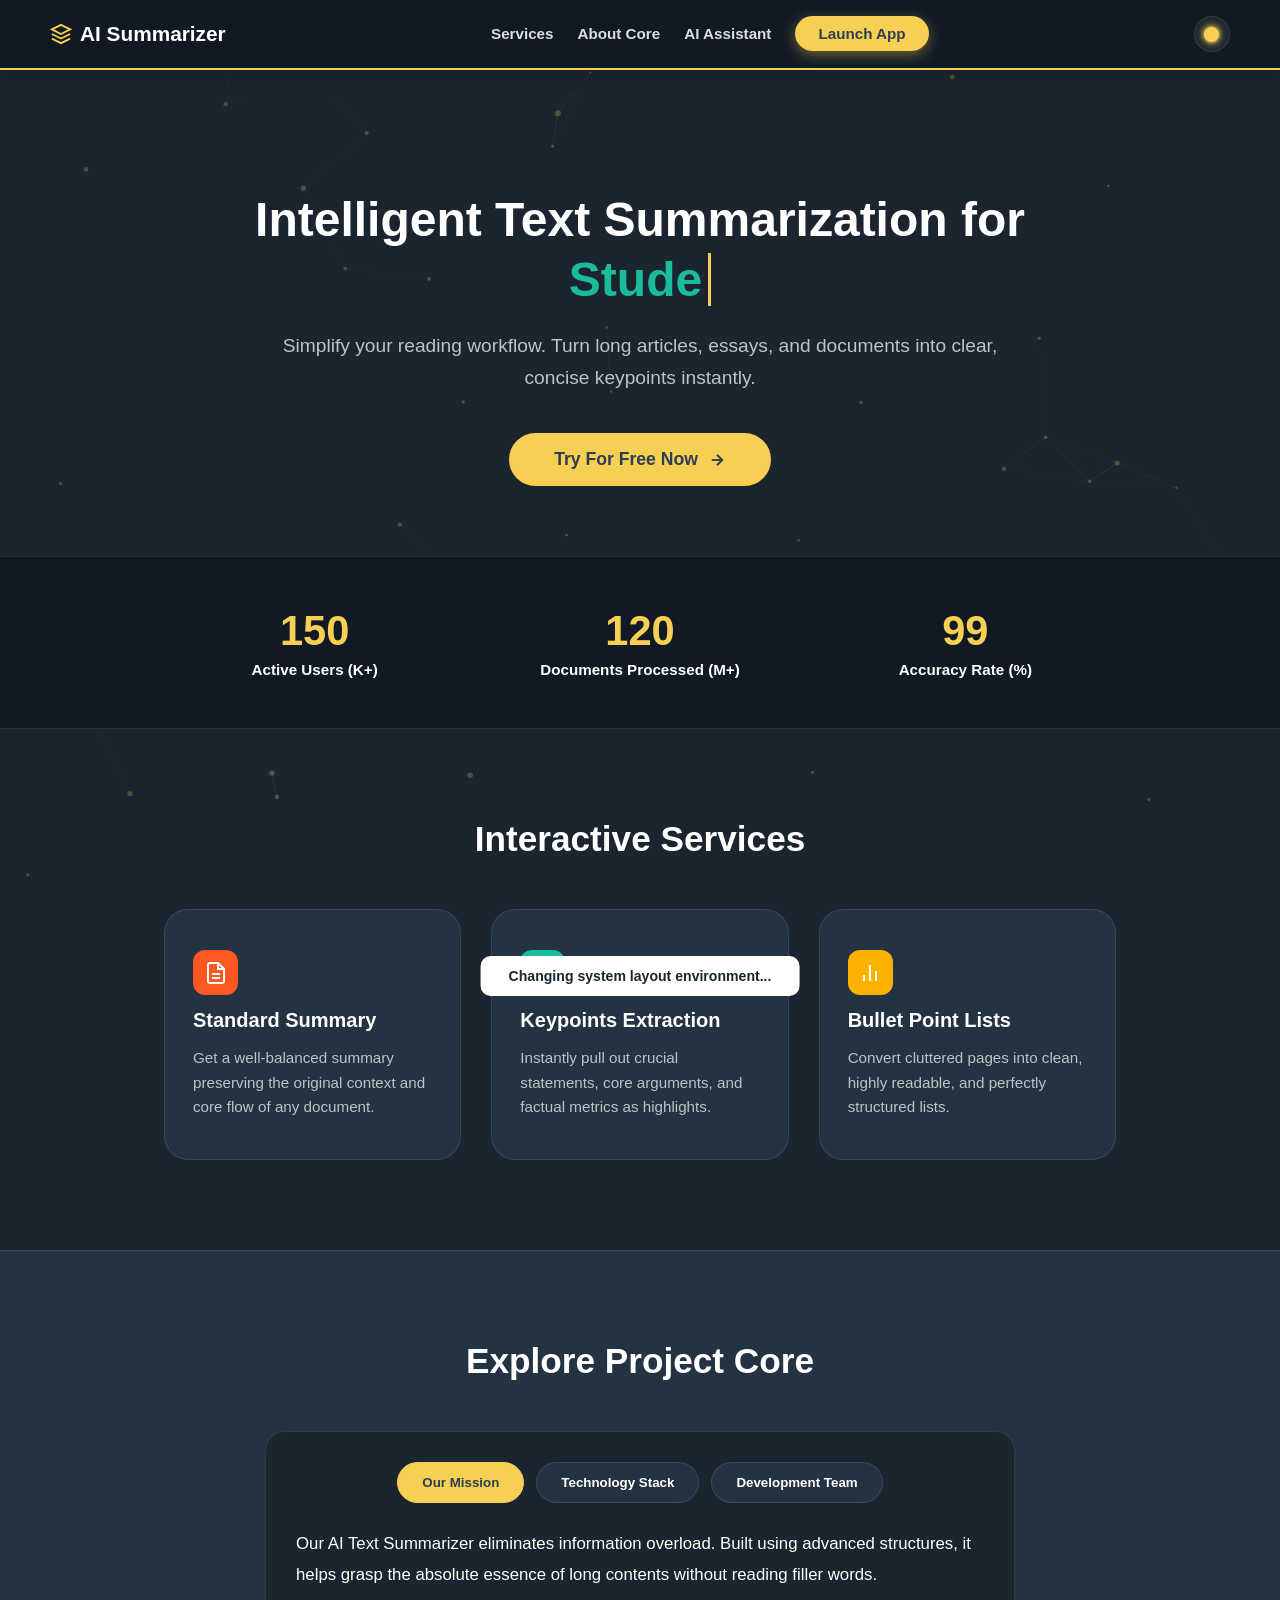
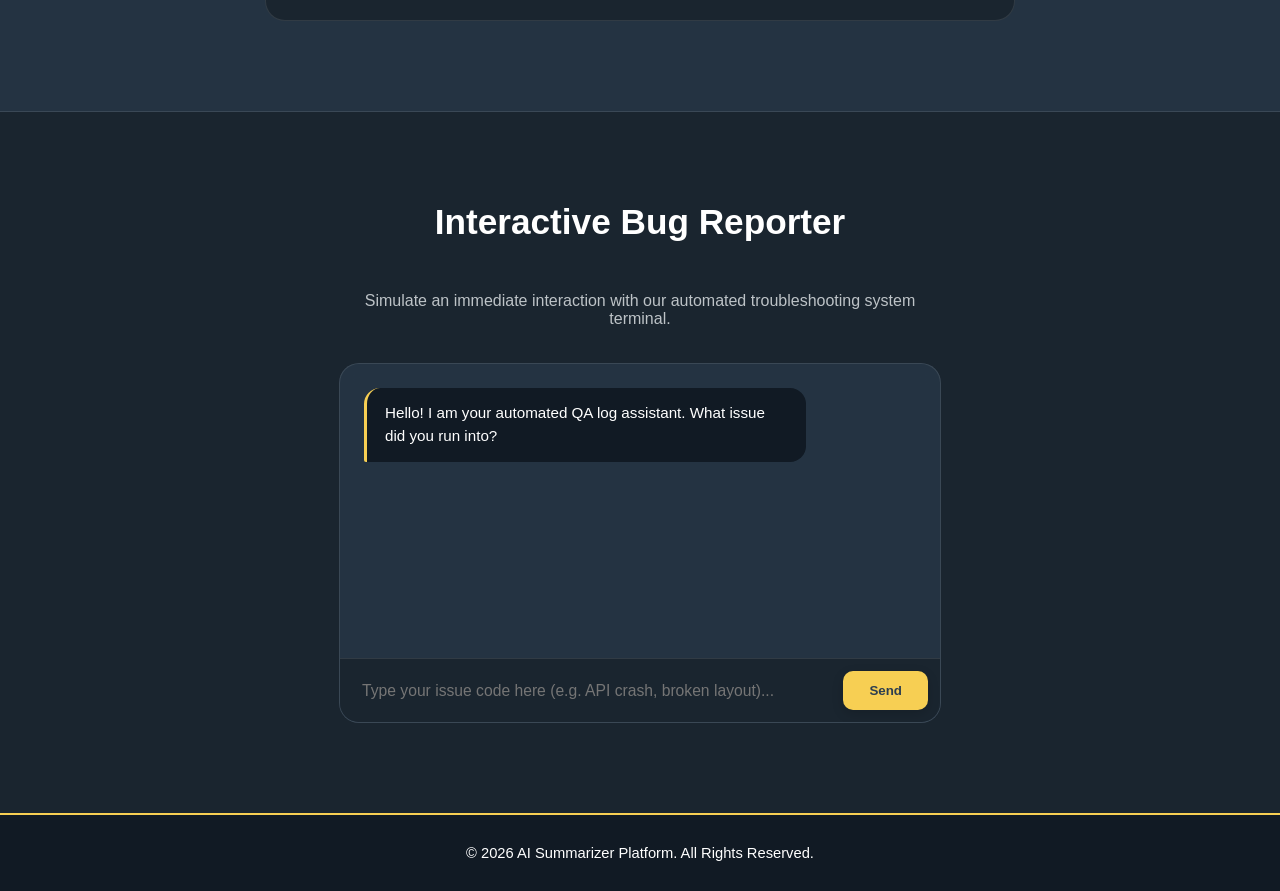
<file: index.html>
<!DOCTYPE html>
<html lang="en" dir="ltr">

<head>
    <meta charset="UTF-8">
    <meta name="viewport" content="width=device-width, initial-scale=1.0">
    <title>AI Summarizer</title>
    <link rel="icon" type="image/svg+xml" href="data:image/svg+xml,%3Csvg xmlns='http://www.w3.org/2000/svg' viewBox='0 0 24 24' fill='none' stroke='%23F7CF53' stroke-width='2' stroke-linejoin='round'%3E%3Cpath d='M12 2L2 7l10 5 10-5-10-5zM2 17l10 5 10-5M2 12l10 5 10-5'/%3E%3C/svg%3E">
    <link rel="stylesheet" href="style.css">
</head>

<body class="dark-theme">

    <!-- Canvas layer for background neural net particles -->
    <canvas id="particleCanvas"></canvas>

    <!-- Navbar Header Section -->
    <nav class="navbar">
        <div class="nav-container">
            <div class="logo-wrapper">
                <svg class="logo-icon-svg" viewBox="0 0 24 24" fill="none" stroke="currentColor" stroke-width="2">
                    <path d="M12 2L2 7l10 5 10-5-10-5zM2 17l10 5 10-5M2 12l10 5 10-5" />
                </svg>
                <span class="logo-text">AI Summarizer</span>
            </div>

            <!-- Added Responsive Menu Wrapper -->
            <div class="nav-menu-wrapper" id="navMenu">
                <ul class="nav-links-list">
                    <li><a href="#services" class="menu-link">Services</a></li>
                    <li><a href="#about" class="menu-link">About Core</a></li>
                    <li><a href="#assistant-terminal" class="menu-link chat-trigger-link">AI Assistant</a></li>
                    <li><a href="bot.html" class="menu-link main-robot-btn">Launch App</a></li>
                </ul>
            </div>

            <div class="nav-right">
                <button id="theme-toggle-btn" class="nav-theme-circle-btn" aria-label="Toggle Theme">
                    <span class="theme-btn-icon"></span>
                </button>
                <!-- Hamburger Icon for Mobile Layout -->
                <button class="hamburger-toggle" id="hamburgerBtn" aria-label="Toggle Menu">
                    <span class="hamburger-bar"></span>
                    <span class="hamburger-bar"></span>
                    <span class="hamburger-bar"></span>
                </button>
            </div>
        </div>
    </nav>

    <!-- Hero Section -->
    <header class="hero-section">
        <div class="container">
            <h1 class="hero-title">Intelligent Text Summarization for <br><span id="dynamic-text"
                    class="typed-text"></span></h1>
            <p class="hero-subtitle">Simplify your reading workflow. Turn long articles, essays, and documents into
                clear, concise keypoints instantly.</p>
            <div class="cta-wrapper">
                <button class="primary-btn" id="cta-btn">
                    <span>Try For Free Now</span>
                    <svg class="btn-arrow-svg" viewBox="0 0 24 24" fill="none" stroke="currentColor" stroke-width="2.5">
                        <line x1="5" y1="12" x2="19" y2="12"></line>
                        <polyline points="12 5 19 12 12 19"></polyline>
                    </svg>
                </button>
            </div>
        </div>
    </header>

    <!-- Counter Section -->
    <section class="counter-section">
        <div class="container stats-grid">
            <div class="stat-card">
                <h3 class="stat-number" data-target="150">0</h3>
                <p class="stat-label">Active Users (K+)</p>
            </div>
            <div class="stat-card">
                <h3 class="stat-number" data-target="120">0</h3>
                <p class="stat-label">Documents Processed (M+)</p>
            </div>
            <div class="stat-card">
                <h3 class="stat-number" data-target="99">0</h3>
                <p class="stat-label">Accuracy Rate (%)</p>
            </div>
        </div>
    </section>

    <!-- Services Section -->
    <section id="services" class="services-section">
        <div class="container">
            <h2 class="section-title">Interactive Services</h2>
            <div class="services-grid">
                <div class="service-card reveal-node js-tilt-card">
                    <div class="service-icon-wrapper icon-orange-bg">
                        <svg class="service-svg" viewBox="0 0 24 24" fill="none" stroke="currentColor" stroke-width="2">
                            <path d="M14 2H6a2 2 0 0 0-2 2v16a2 2 0 0 0 2 2h12a2 2 0 0 0 2-2V8z"></path>
                            <polyline points="14 2 14 8 20 8"></polyline>
                            <line x1="16" y1="13" x2="8" y2="13"></line>
                            <line x1="16" y1="17" x2="8" y2="17"></line>
                        </svg>
                    </div>
                    <h4>Standard Summary</h4>
                    <p>Get a well-balanced summary preserving the original context and core flow of any document.</p>
                </div>
                <div class="service-card reveal-node js-tilt-card">
                    <div class="service-icon-wrapper icon-teal-bg">
                        <svg class="service-svg" viewBox="0 0 24 24" fill="none" stroke="currentColor" stroke-width="2">
                            <circle cx="12" cy="12" r="10"></circle>
                            <circle cx="12" cy="12" r="6"></circle>
                            <circle cx="12" cy="12" r="1"></circle>
                        </svg>
                    </div>
                    <h4>Keypoints Extraction</h4>
                    <p>Instantly pull out crucial statements, core arguments, and factual metrics as highlights.</p>
                </div>
                <div class="service-card reveal-node js-tilt-card">
                    <div class="service-icon-wrapper icon-gold-bg">
                        <svg class="service-svg" viewBox="0 0 24 24" fill="none" stroke="currentColor" stroke-width="2">
                            <line x1="18" y1="20" x2="18" y2="10"></line>
                            <line x1="12" y1="20" x2="12" y2="4"></line>
                            <line x1="6" y1="20" x2="6" y2="14"></line>
                        </svg>
                    </div>
                    <h4>Bullet Point Lists</h4>
                    <p>Convert cluttered pages into clean, highly readable, and perfectly structured lists.</p>
                </div>
            </div>
        </div>
    </section>

    <!-- About Section with Tabs -->
    <section id="about" class="about-section">
        <div class="container">
            <h2 class="section-title">Explore Project Core</h2>
            <div class="interactive-about-tabs reveal-node">
                <div class="tab-buttons">
                    <button class="tab-btn active" data-tab="mission">Our Mission</button>
                    <button class="tab-btn" data-tab="tech">Technology Stack</button>
                    <button class="tab-btn" data-tab="team">Development Team</button>
                </div>
                <div class="tab-content-panel active" id="mission">
                    <p>Our AI Text Summarizer eliminates information overload. Built using advanced structures, it helps
                        grasp the absolute essence of long contents without reading filler words.</p>
                </div>
                <div class="tab-content-panel" id="tech">
                    <p>Engineered using pure reactive JavaScript DOM rendering models, hardware-accelerated Canvas
                        matrices, semantic HTML5 layouts, and modern asynchronous API architectures.</p>
                </div>
                <div class="tab-content-panel" id="team">
                    <p>
                        <strong>Elham:</strong> UI/UX Premium Design, Color Palette & Styling Concept |
                        <strong>Satara:</strong> Git Management & Chat UI Architecture |
                        <strong>Samira & Samaneh:</strong> Core JavaScript Engine & DOM Mechanics |
                        <strong>Mina:</strong> Asynchronous Core API Integration & QA Bug Fixing
                    </p>
                </div>
            </div>
        </div>
    </section>

    <!-- Conversational Assistant Terminal -->
    <section id="assistant-terminal" class="report-section">
        <div class="container report-box reveal-node">
            <h2 class="section-title">Interactive Bug Reporter</h2>
            <p class="report-sub">Simulate an immediate interaction with our automated troubleshooting system terminal.
            </p>

            <div class="interactive-assistant-card">
                <div class="assistant-chat-window" id="chat-window">
                    <div class="chat-bubble assistant-bubble">Hello! I am your automated QA log assistant. What issue
                        did you run into?</div>
                </div>
                <div class="assistant-input-area">
                    <input type="text" id="assistant-input"
                        placeholder="Type your issue code here (e.g. API crash, broken layout)...">
                    <button id="assistant-send-btn">Send</button>
                </div>
            </div>
        </div>
    </section>

    <!-- Footer -->
    <!-- Footer -->
    <footer class="team-footer">
        <div class="container">
            <p>&copy; 2026 AI Summarizer Platform. All Rights Reserved.</p>
        </div>
    </footer>
    </footer>

    <div id="theme-toast" class="toast">Changing system layout environment...</div>

    <script src="script.js"></script>
</body>

</html>
</file>
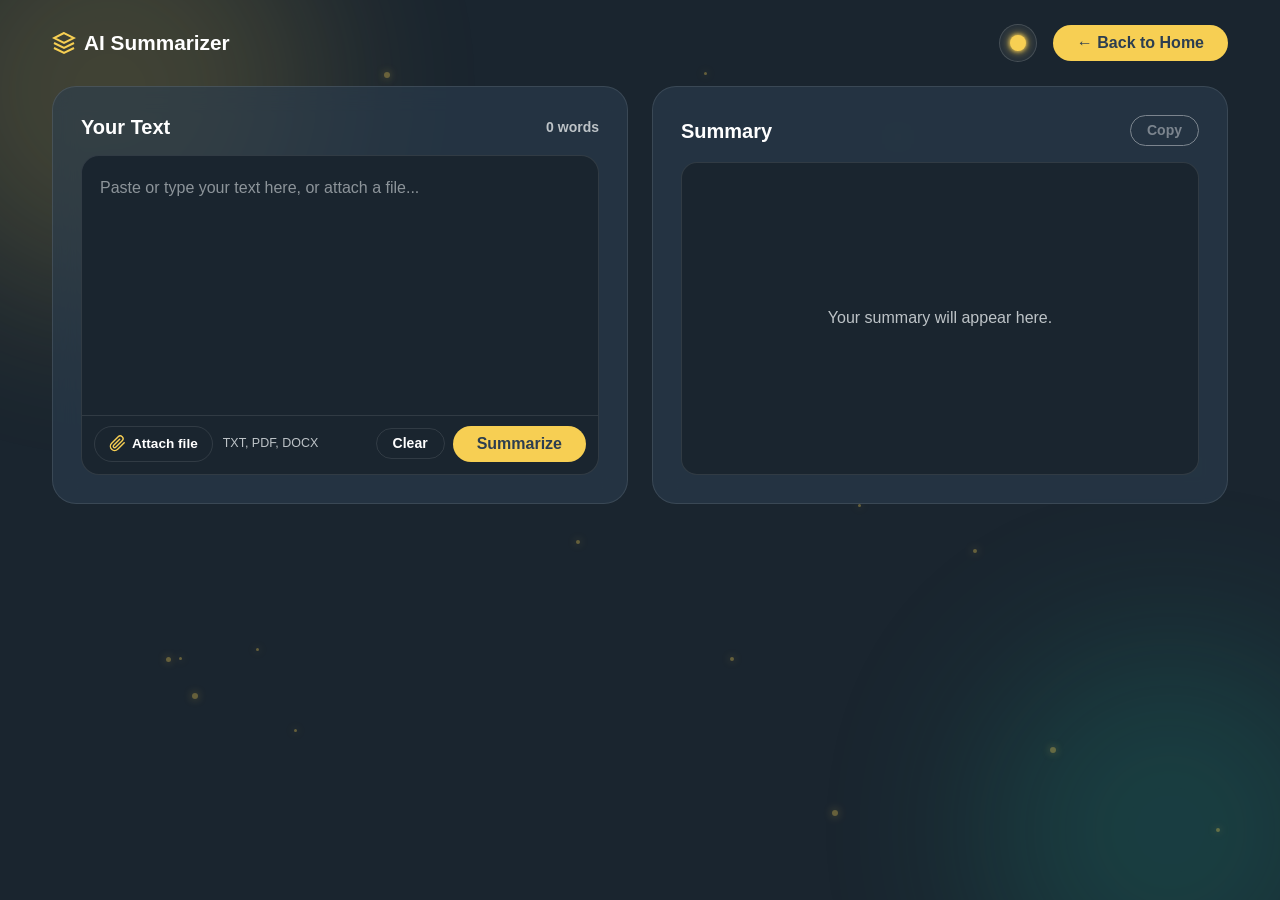
<file: bot.html>
<!doctype html>
<html lang="en" dir="ltr">
  <head>
    <meta charset="UTF-8" />
    <meta name="viewport" content="width=device-width, initial-scale=1.0" />
    <title>AI Summarizer</title>
    <link
      href="https://cdn.jsdelivr.net/npm/bootstrap@5.3.8/dist/css/bootstrap.min.css"
      rel="stylesheet"
      integrity="sha384-sRIl4kxILFvY47J16cr9ZwB07vP4J8+LH7qKQnuqkuIAvNWLzeN8tE5YBujZqJLB"
      crossorigin="anonymous"
    />
    <link rel="stylesheet" href="bot.css" />
  </head>

  <body>
    <!-- Animated -->
    <div class="bg-layer" aria-hidden="true">
      <span class="bg-glow glow-1"></span>
      <span class="bg-glow glow-2"></span>
      <span
        class="bg-dot"
        style="left: 43%; top: 22%; --s: 5px; --d: 19s; --dl: -1s; --dx: -30px"
      ></span>
      <span
        class="bg-dot"
        style="left: 70%; top: 15%; --s: 4px; --d: 18s; --dl: -1s; --dx: -18px"
      ></span>
      <span
        class="bg-dot"
        style="left: 6%; top: 14%; --s: 5px; --d: 15s; --dl: -2s; --dx: -18px"
      ></span>
      <span
        class="bg-dot"
        style="left: 13%; top: 73%; --s: 5px; --d: 9s; --dl: -3s; --dx: -18px"
      ></span>
      <span
        class="bg-dot"
        style="left: 82%; top: 83%; --s: 6px; --d: 9s; --dl: -12s; --dx: -30px"
      ></span>
      <span
        class="bg-dot"
        style="left: 30%; top: 8%; --s: 6px; --d: 11s; --dl: -9s; --dx: 30px"
      ></span>
      <span
        class="bg-dot"
        style="left: 20%; top: 72%; --s: 3px; --d: 18s; --dl: -9s; --dx: -18px"
      ></span>
      <span
        class="bg-dot"
        style="left: 15%; top: 77%; --s: 6px; --d: 19s; --dl: -6s; --dx: 18px"
      ></span>
      <span
        class="bg-dot"
        style="left: 14%; top: 73%; --s: 3px; --d: 18s; --dl: -1s; --dx: -18px"
      ></span>
      <span
        class="bg-dot"
        style="left: 65%; top: 90%; --s: 6px; --d: 15s; --dl: -10s; --dx: 30px"
      ></span>
      <span
        class="bg-dot"
        style="left: 76%; top: 61%; --s: 4px; --d: 13s; --dl: -7s; --dx: -18px"
      ></span>
      <span
        class="bg-dot"
        style="left: 91%; top: 34%; --s: 3px; --d: 18s; --dl: -9s; --dx: 30px"
      ></span>
      <span
        class="bg-dot"
        style="left: 45%; top: 60%; --s: 4px; --d: 18s; --dl: -2s; --dx: -30px"
      ></span>
      <span
        class="bg-dot"
        style="left: 67%; top: 56%; --s: 3px; --d: 14s; --dl: -4s; --dx: 30px"
      ></span>
      <span
        class="bg-dot"
        style="left: 55%; top: 8%; --s: 3px; --d: 17s; --dl: -10s; --dx: 18px"
      ></span>
      <span
        class="bg-dot"
        style="left: 90%; top: 47%; --s: 6px; --d: 16s; --dl: -14s; --dx: -30px"
      ></span>
      <span
        class="bg-dot"
        style="left: 13%; top: 37%; --s: 5px; --d: 20s; --dl: -2s; --dx: -30px"
      ></span>
      <span
        class="bg-dot"
        style="left: 95%; top: 92%; --s: 4px; --d: 19s; --dl: -14s; --dx: 18px"
      ></span>
      <span
        class="bg-dot"
        style="left: 93%; top: 52%; --s: 4px; --d: 9s; --dl: -14s; --dx: 18px"
      ></span>
      <span
        class="bg-dot"
        style="left: 23%; top: 81%; --s: 3px; --d: 16s; --dl: -1s; --dx: -18px"
      ></span>
      <span
        class="bg-dot"
        style="left: 38%; top: 19%; --s: 3px; --d: 15s; --dl: -12s; --dx: 30px"
      ></span>
      <span
        class="bg-dot"
        style="left: 12%; top: 24%; --s: 5px; --d: 15s; --dl: -8s; --dx: -18px"
      ></span>
      <span
        class="bg-dot"
        style="left: 57%; top: 73%; --s: 4px; --d: 20s; --dl: -13s; --dx: 18px"
      ></span>
      <span
        class="bg-dot"
        style="left: 89%; top: 51%; --s: 3px; --d: 11s; --dl: -2s; --dx: -18px"
      ></span>
      <span
        class="bg-dot"
        style="left: 21%; top: 32%; --s: 3px; --d: 9s; --dl: -15s; --dx: -18px"
      ></span>
      <span
        class="bg-dot"
        style="left: 35%; top: 39%; --s: 3px; --d: 11s; --dl: -13s; --dx: 18px"
      ></span>
    </div>

    <div class="container py-4">
      <!-- Logo + Back to Home -->
      <div class="d-flex justify-content-between align-items-center mb-4">
        <div class="d-flex align-items-center gap-2">
          <svg
            class="logo-icon"
            viewBox="0 0 24 24"
            fill="none"
            stroke="currentColor"
            stroke-width="2"
          >
            <path d="M12 2L2 7l10 5 10-5-10-5zM2 17l10 5 10-5M2 12l10 5 10-5" />
          </svg>
          <span class="logo-text">AI Summarizer</span>
        </div>
        <div class="d-flex align-items-center gap-3">
          <!-- Dark / Light switch (CSS-only, uses a hidden checkbox) -->
          <input type="checkbox" id="themeSwitch" class="visually-hidden" />
          <label
            for="themeSwitch"
            class="theme-circle-btn"
            aria-label="Toggle Theme"
            title="Dark / Light"
          >
            <span class="theme-btn-icon"></span>
          </label>
          <a href="index.html" class="btn btn-accent rounded-pill px-4"
            >&larr; Back to Home</a
          >
        </div>
      </div>

      <div class="row g-4">
        <!-- Input -->
        <div class="col-lg-6">
          <div class="panel h-100 d-flex flex-column gap-3">
            <div class="d-flex justify-content-between align-items-center">
              <h2 class="panel-title mb-0">Your Text</h2>
              <small class="text-muted-custom fw-semibold" id="wordCount"
                >0 words</small
              >
            </div>

            <!-- Single composer: type text and/or attach a file -->
            <input
              type="file"
              id="fileInput"
              class="visually-hidden"
              accept=".txt,.pdf,.docx"
            />

            <div class="composer flex-grow-1" id="uploadZone">
              <div class="file-chip d-none" id="fileInfo">
                <svg
                  class="chip-icon"
                  viewBox="0 0 24 24"
                  fill="none"
                  stroke="currentColor"
                  stroke-width="2"
                  stroke-linecap="round"
                  stroke-linejoin="round"
                >
                  <path
                    d="M14 2H6a2 2 0 0 0-2 2v16a2 2 0 0 0 2 2h12a2 2 0 0 0 2-2V8z"
                  ></path>
                  <polyline points="14 2 14 8 20 8"></polyline>
                </svg>
                <span class="file-name" id="fileName">No file selected</span>
                <button
                  type="button"
                  class="file-remove"
                  id="removeFileBtn"
                  aria-label="Remove file"
                >
                  &times;
                </button>
              </div>

              <textarea
                id="inputText"
                class="composer-text"
                placeholder="Paste or type your text here, or attach a file..."
                spellcheck="false"
              ></textarea>

              <div class="composer-bar">
                <label
                  for="fileInput"
                  class="attach-btn"
                  title="Attach a file (TXT, PDF, DOCX)"
                >
                  <svg
                    viewBox="0 0 24 24"
                    fill="none"
                    stroke="currentColor"
                    stroke-width="2"
                    stroke-linecap="round"
                    stroke-linejoin="round"
                  >
                    <path
                      d="M21.44 11.05l-9.19 9.19a6 6 0 0 1-8.49-8.49l9.19-9.19a4 4 0 0 1 5.66 5.66l-9.2 9.19a2 2 0 0 1-2.83-2.83l8.49-8.48"
                    ></path>
                  </svg>
                  <span>Attach file</span>
                </label>
                <span class="composer-hint">TXT, PDF, DOCX</span>

                <div class="ms-auto d-flex align-items-center gap-2">
                  <button
                    class="btn btn-ghost btn-sm rounded-pill px-3"
                    id="clearBtn"
                  >
                    Clear
                  </button>
                  <button
                    class="btn btn-accent rounded-pill px-4"
                    id="summarizeBtn"
                  >
                    Summarize
                  </button>
                </div>
              </div>
            </div>
          </div>
        </div>

        <!-- Output -->
        <div class="col-lg-6">
          <div class="panel h-100 d-flex flex-column gap-3">
            <div class="d-flex justify-content-between align-items-center">
              <h2 class="panel-title mb-0">Summary</h2>
              <button
                class="btn btn-ghost btn-sm rounded-pill px-3"
                id="copyBtn"
                disabled
              >
                Copy
              </button>
            </div>

            <div class="output-box flex-grow-1" id="outputBox">
              <p
                class="text-muted-custom m-auto text-center"
                id="placeholderText"
              >
                Your summary will appear here.
              </p>
            </div>

            <div class="row g-2 text-center d-none" id="statsRow">
              <div class="col-4">
                <div class="mini-stat">
                  <strong id="statOriginal">0</strong
                  ><span>Original words</span>
                </div>
              </div>
              <div class="col-4">
                <div class="mini-stat">
                  <strong id="statSummary">0</strong><span>Summary words</span>
                </div>
              </div>
              <div class="col-4">
                <div class="mini-stat">
                  <strong id="statReduced">0%</strong><span>Reduced</span>
                </div>
              </div>
            </div>
          </div>
        </div>
      </div>
    </div>
  </body>
  <script src="bot.js"></script>
  <script
    src="https://cdn.jsdelivr.net/npm/bootstrap@5.3.8/dist/js/bootstrap.bundle.min.js"
    integrity="sha384-FKyoEForCGlyvwx9Hj09JcYn3nv7wiPVlz7YYwJrWVcXK/BmnVDxM+D2scQbITxI"
    crossorigin="anonymous"
  ></script>
</html>
</file>
<file: style.css>
/* Typography & Reset Configurations */
* {
    margin: 0;
    padding: 0;
    box-sizing: border-box;
    font-family: -apple-system, BlinkMacSystemFont, "Segoe UI", Roboto, sans-serif;
}

/* Theme Palette Variables */
.light-theme {
    --bg-color: #FFFFFF;
    --nav-bg: #2C3E50;
    --nav-text: #FFFFFF;
    --text-main: #2C3E50;
    --text-muted: #7f8c8d;
    --card-bg: rgba(236, 240, 241, 0.5);
    --border-color: rgba(44, 62, 80, 0.12);
    --accent-yellow: #F7CF53;
    --accent-hover: #E66B84;
    --secondary-teal: #1ABC9C;
    --glow-color: rgba(247, 207, 83, 0.25);
    --input-bg: #ffffff;
}

.dark-theme {
    --bg-color: #1a252f;
    --nav-bg: #111a24;
    --nav-text: #FFFFFF;
    --text-main: #FFFFFF;
    --text-muted: #bdc3c7;
    --card-bg: rgba(44, 62, 80, 0.6);
    --border-color: rgba(255, 255, 255, 0.1);
    --accent-yellow: #F7CF53;
    --accent-hover: #E66B84;
    --secondary-teal: #1ABC9C;
    --glow-color: rgba(247, 207, 83, 0.4);
    --input-bg: #1a252f;
}

body {
    background-color: var(--bg-color);
    color: var(--text-main);
    transition: background-color 0.3s ease, color 0.3s ease;
    overflow-x: hidden;
    position: relative;
}

#particleCanvas {
    position: fixed;
    top: 0;
    left: 0;
    width: 100%;
    height: 100%;
    z-index: -1;
    pointer-events: none;
}

.container {
    max-width: 1000px;
    width: 100%;
    margin: 0 auto;
    padding: 0 24px;
}

/* Navbar Layout */
.navbar {
    background-color: var(--nav-bg);
    border-bottom: 2px solid var(--accent-yellow);
    padding: 16px 0;
    position: fixed;
    top: 0;
    left: 0;
    width: 100%;
    z-index: 1000;
    box-shadow: 0 4px 20px rgba(0, 0, 0, 0.12);
}

.nav-container {
    display: flex;
    justify-content: space-between;
    align-items: center;
}

.logo-wrapper {
    display: flex;
    align-items: center;
    gap: 8px;
}

.logo-icon-svg {
    width: 22px;
    height: 22px;
    color: var(--accent-yellow);
}

.logo-text {
    font-size: 1.3rem;
    font-weight: 800;
    color: var(--nav-text);
}

/* Horizontal Menu Links */
.nav-menu-wrapper {
    display: flex;
    align-items: center;
}

.nav-links-list {
    display: flex;
    list-style: none;
    gap: 24px;
    align-items: center;
}

.menu-link {
    color: var(--nav-text);
    text-decoration: none;
    font-size: 0.95rem;
    font-weight: 600;
    opacity: 0.85;
    transition: opacity 0.2s, color 0.2s;
}

.menu-link:hover {
    opacity: 1;
    color: var(--accent-yellow);
}

.nav-right {
    display: flex;
    align-items: center;
    gap: 16px;
}

/* Luxury Minimal Theme Circle Button */
.nav-theme-circle-btn {
    background-color: rgba(255, 255, 255, 0.05);
    border: 1px solid rgba(255, 255, 255, 0.1);
    width: 36px;
    height: 36px;
    border-radius: 50%;
    cursor: pointer;
    display: flex;
    align-items: center;
    justify-content: center;
    transition: all 0.25s ease;
}

.nav-theme-circle-btn:hover {
    background-color: rgba(255, 255, 255, 0.12);
    border-color: var(--accent-yellow);
    transform: scale(1.05);
}

/* Beautiful Canvas Draw Shapes inside the Theme Circle Button */
.theme-btn-icon {
    width: 15px;
    height: 15px;
    position: relative;
    border-radius: 50%;
    display: inline-block;
    transition: all 0.3s ease;
}

.dark-theme .theme-btn-icon {
    background: var(--accent-yellow);
    box-shadow: 0 0 10px var(--accent-yellow), 0 0 4px var(--accent-yellow);
}

.light-theme .theme-btn-icon {
    box-shadow: inset -5px -2px 0 0 #ffffff;
}

.light-theme .nav-theme-circle-btn {
    background-color: rgba(0, 0, 0, 0.05);
    border-color: rgba(0, 0, 0, 0.1);
}

.light-theme .nav-theme-circle-btn:hover {
    background-color: rgba(0, 0, 0, 0.1);
    border-color: #2C3E50;
}

/* Premium Launch App Button */
.main-robot-btn {
    background-color: var(--accent-yellow);
    color: #2C3E50 !important;
    padding: 8px 22px;
    border-radius: 20px;
    font-weight: 700 !important;
    opacity: 1 !important;
    box-shadow: 0 4px 14px var(--glow-color);
    transition: all 0.25s ease !important;
    border: 1px solid transparent;
}

.main-robot-btn:hover {
    background-color: var(--accent-hover) !important;
    color: #ffffff !important;
    transform: translateY(-1px);
    box-shadow: 0 6px 20px rgba(230, 107, 132, 0.3);
}

/* Mobile Hamburger Style */
.hamburger-toggle {
    display: none;
    flex-direction: column;
    gap: 5px;
    background: transparent;
    border: none;
    cursor: pointer;
}

.hamburger-bar {
    width: 22px;
    height: 2px;
    background-color: var(--nav-text);
    transition: 0.3s;
}

/* Hero Section */
.hero-section {
    padding: 190px 0 70px 0;
    text-align: center;
}

.hero-title {
    font-size: 3rem;
    font-weight: 900;
    margin-bottom: 20px;
    line-height: 1.25;
}

.typed-text {
    color: var(--secondary-teal);
    border-right: 3px solid var(--accent-yellow);
    padding-right: 6px;
}

.hero-subtitle {
    font-size: 1.2rem;
    color: var(--text-muted);
    max-width: 740px;
    margin: 0 auto 40px auto;
    line-height: 1.65;
}

.primary-btn {
    background-color: var(--accent-yellow);
    color: #2C3E50;
    border: none;
    padding: 16px 45px;
    font-size: 1.1rem;
    font-weight: 800;
    border-radius: 35px;
    cursor: pointer;
    display: inline-flex;
    align-items: center;
    gap: 10px;
    animation: pulseGlowMatrix 2s infinite;
    transition: all 0.2s ease;
}

.primary-btn:hover {
    background-color: var(--accent-hover);
    transform: translateY(-2px);
    color: #ffffff;
}

.btn-arrow-svg {
    width: 18px;
    height: 18px;
}

@keyframes pulseGlowMatrix {
    0% {
        box-shadow: 0 0 0 0 var(--glow-color);
    }

    70% {
        box-shadow: 0 0 0 15px rgba(247, 207, 83, 0);
    }

    100% {
        box-shadow: 0 0 0 0 rgba(247, 207, 83, 0);
    }
}

/* Counter Stats */
.counter-section {
    padding: 50px 0;
    background-color: var(--nav-bg);
    border-top: 1px solid var(--border-color);
    border-bottom: 1px solid var(--border-color);
}

.stats-grid {
    display: grid;
    grid-template-columns: repeat(3, 1fr);
    gap: 24px;
    text-align: center;
}

.stat-number {
    font-size: 2.6rem;
    color: var(--accent-yellow);
    font-weight: 800;
    margin-bottom: 6px;
}

.stat-label {
    font-size: 0.95rem;
    color: var(--nav-text);
    font-weight: 600;
}

/* Services Card & Reveal Layout */
.services-section {
    padding: 90px 0;
    text-align: center;
}

.section-title {
    font-size: 2.2rem;
    font-weight: 800;
    margin-bottom: 50px;
}

.services-grid {
    display: grid;
    grid-template-columns: repeat(3, 1fr);
    gap: 30px;
    perspective: 1000px;
}

.reveal-node {
    opacity: 0;
    transform: translateY(30px);
    transition: all 0.6s cubic-bezier(0.165, 0.84, 0.44, 1);
}

.reveal-node.active-view {
    opacity: 1;
    transform: translateY(0);
}

.service-card {
    background-color: var(--card-bg);
    backdrop-filter: blur(12px);
    -webkit-backdrop-filter: blur(12px);
    border: 1px solid var(--border-color);
    padding: 40px 28px;
    border-radius: 24px;
    text-align: left;
    display: flex;
    flex-direction: column;
    gap: 14px;
    transform-style: preserve-3d;
}

.service-icon-wrapper {
    width: 45px;
    height: 45px;
    border-radius: 12px;
    display: flex;
    align-items: center;
    justify-content: center;
    transform: translateZ(30px);
}

.service-svg {
    width: 24px;
    height: 24px;
    color: #ffffff;
}

.icon-orange-bg {
    background-color: #ff5722;
}

.icon-teal-bg {
    background-color: #1abc9c;
}

.icon-gold-bg {
    background-color: #ffb300;
}

.service-card h4 {
    font-size: 1.25rem;
    font-weight: 800;
    transform: translateZ(20px);
}

.service-card p {
    font-size: 0.95rem;
    color: var(--text-muted);
    line-height: 1.6;
    transform: translateZ(10px);
}

/* About Project Tabs */
.about-section {
    padding: 90px 0;
    text-align: center;
    background-color: var(--card-bg);
    border-top: 1px solid var(--border-color);
    border-bottom: 1px solid var(--border-color);
}

.interactive-about-tabs {
    max-width: 750px;
    margin: 0 auto;
    background: var(--bg-color);
    border-radius: 20px;
    padding: 30px;
    border: 1px solid var(--border-color);
}

.tab-buttons {
    display: flex;
    gap: 12px;
    margin-bottom: 25px;
    justify-content: center;
}

.tab-btn {
    background-color: var(--card-bg);
    border: 1px solid var(--border-color);
    color: var(--text-main);
    padding: 12px 24px;
    border-radius: 30px;
    font-weight: 700;
    cursor: pointer;
}

.tab-btn.active,
.tab-btn:hover {
    background-color: var(--accent-yellow);
    color: #2C3E50;
    border-color: var(--accent-yellow);
}

.tab-content-panel {
    display: none;
    line-height: 1.85;
    font-size: 1.05rem;
    text-align: left;
    animation: panelFade 0.4s ease;
}

.tab-content-panel.active {
    display: block;
}

@keyframes panelFade {
    from {
        opacity: 0;
        transform: translateY(5px);
    }

    to {
        opacity: 1;
        transform: translateY(0);
    }
}

/* Conversational QA Terminal Area & Premium Send Button Styles */
.report-section {
    padding: 90px 0;
}

.report-box {
    max-width: 650px;
    text-align: center;
    margin: 0 auto;
}

.report-sub {
    color: var(--text-muted);
    margin-bottom: 35px;
}

.interactive-assistant-card {
    background-color: var(--card-bg);
    backdrop-filter: blur(10px);
    border: 1px solid var(--border-color);
    border-radius: 20px;
    overflow: hidden;
    display: flex;
    flex-direction: column;
    height: 360px;
    text-align: left;
}

.assistant-chat-window {
    flex: 1;
    padding: 24px;
    overflow-y: auto;
    display: flex;
    flex-direction: column;
    gap: 14px;
}

.chat-bubble {
    max-width: 80%;
    padding: 14px 18px;
    border-radius: 16px;
    font-size: 0.95rem;
    line-height: 1.5;
    animation: bubbleAnim 0.3s ease;
}

.assistant-bubble {
    background-color: var(--nav-bg);
    color: #ffffff;
    align-self: flex-start;
    border-bottom-left-radius: 2px;
    border-left: 3px solid var(--accent-yellow);
}

.user-bubble {
    background-color: var(--secondary-teal);
    color: #ffffff;
    align-self: flex-end;
    border-bottom-right-radius: 2px;
}

@keyframes bubbleAnim {
    from {
        opacity: 0;
        transform: translateY(10px);
    }

    to {
        opacity: 1;
        transform: translateY(0);
    }
}

.assistant-input-area {
    display: flex;
    border-top: 1px solid var(--border-color);
    background-color: var(--bg-color);
    padding: 12px;
    gap: 10px;
    align-items: center;
}

.assistant-input-area input {
    flex: 1;
    border: none;
    background: transparent;
    outline: none;
    padding: 10px;
    color: var(--text-main);
    font-size: 0.98rem;
}

.assistant-send-btn {
    background-color: var(--accent-yellow);
    color: #2C3E50;
    border: none;
    padding: 12px 26px;
    border-radius: 10px;
    font-weight: 700;
    cursor: pointer;
    transition: background-color 0.2s, transform 0.1s;
    box-shadow: 0 4px 12px rgba(0, 0, 0, 0.15);
}

.assistant-send-btn:hover {
    background-color: var(--accent-hover);
    color: #ffffff;
    transform: translateY(-1px);
}

.assistant-send-btn:active {
    transform: translateY(1px);
}

/* Footer */
.team-footer {
    background-color: var(--nav-bg);
    padding: 30px 0;
    text-align: center;
    color: #ffffff;
    font-size: 0.92rem;
    border-top: 2px solid var(--accent-yellow);
}

.team-footer strong {
    color: var(--accent-yellow);
}

.toast {
    position: fixed;
    bottom: 24px;
    left: 50%;
    transform: translateX(-50%) translateY(120px);
    background-color: var(--text-main);
    color: var(--bg-color);
    padding: 12px 28px;
    border-radius: 10px;
    font-size: 0.88rem;
    font-weight: 600;
    transition: transform 0.25s ease;
    z-index: 4000;
}

.toast.show {
    transform: translateX(-50%) translateY(0);
}

/*  Responsive Rules for Mobile Drawer Menu */
@media (max-width: 768px) {
    .hero-title {
        font-size: 2.1rem;
    }

    .stats-grid,
    .services-grid {
        grid-template-columns: 1fr;
        gap: 18px;
    }

    .service-card {
        text-align: center;
        align-items: center;
    }

    .hamburger-toggle {
        display: flex;
    }

    .nav-menu-wrapper {
        display: none;
        position: absolute;
        top: 100%;
        left: 0;
        width: 100%;
        background-color: var(--nav-bg);
        padding: 24px;
        border-bottom: 2px solid var(--accent-yellow);
        box-shadow: 0 10px 20px rgba(0, 0, 0, 0.2);
    }

    .nav-menu-wrapper.active {
        display: block;
    }

    .nav-links-list {
        flex-direction: column;
        gap: 20px;
        align-items: center;
        width: 100%;
    }

    .menu-link {
        font-size: 1.05rem;
        padding: 8px 0;
        display: block;
        width: 100%;
        text-align: center;
    }

    .main-robot-btn {
        width: 100%;
        max-width: 280px;
        text-align: center;
        margin-top: 10px;
        padding: 12px 20px;
        display: block;
    }

    .nav-theme-circle-btn {
        margin-left: auto;
        margin-right: 8px;
    }
}

@media (max-width: 768px) {
    .hero-section {
        padding: 140px 0 40px 0 !important;
    }

    .hero-title {
        font-size: 1.8rem !important;
        line-height: 1.4 !important;
    }

    .hero-subtitle {
        font-size: 1rem !important;
        padding: 0 10px !important;
    }

    .interactive-about-tabs {
        padding: 15px !important;
        margin: 0 auto !important;
        width: 100% !important;
    }

    .tab-buttons {
        flex-direction: column !important;
        gap: 8px !important;
        width: 100% !important;
    }

    .tab-btn {
        width: 100% !important;
        padding: 10px 16px !important;
        font-size: 0.9rem !important;
        text-align: center !important;
    }

    .tab-content-panel {
        font-size: 0.95rem !important;
        padding: 10px 5px !important;
        word-wrap: break-word !important;
        overflow-wrap: break-word !important;
    }
}

/* Restoring Premium Styles for Chatbot Send Button */
.assistant-send-btn,
#assistant-send-btn {
    background-color: var(--accent-yellow) !important;
    color: #2C3E50 !important;
    border: none !important;
    padding: 12px 26px !important;
    border-radius: 10px !important;
    font-weight: 700 !important;
    cursor: pointer !important;
    display: inline-block !important;
    transition: background-color 0.2s, transform 0.1s !important;
    box-shadow: 0 4px 12px rgba(0, 0, 0, 0.15) !important;
}

.assistant-send-btn:hover,
#assistant-send-btn:hover {
    background-color: var(--accent-hover) !important;
    color: #ffffff !important;
    transform: translateY(-1px) !important;
}

.assistant-send-btn:active,
#assistant-send-btn:active {
    transform: translateY(1px) !important;
}

.nav-container {
    padding-left: 50px !important;
    padding-right: 50px !important;
    width: 100% !important;
    max-width: 100% !important;
}

@media (max-width: 768px) {
    .nav-container {
        padding-left: 20px !important;
        padding-right: 20px !important;
    }
}
</file>
<file: bot.css>
/* Self-contained styles for the app page (same palette as the home page) */

:root {
    --bg-color: #1a252f;
    --nav-bg: #111a24;
    --text-main: #FFFFFF;
    --text-muted: #bdc3c7;
    --card-bg: rgba(44, 62, 80, 0.6);
    --border-color: rgba(255, 255, 255, 0.1);
    --accent-yellow: #F7CF53;
    --accent-hover: #E66B84;
    --secondary-teal: #1ABC9C;
    --glow-color: rgba(247, 207, 83, 0.4);
    --input-bg: #1a252f;
}

/* Light theme: switched by the hidden checkbox (CSS-only) */
:root:has(#themeSwitch:checked) {
    --bg-color: #FFFFFF;
    --nav-bg: #2C3E50;
    --text-main: #2C3E50;
    --text-muted: #7f8c8d;
    --card-bg: rgba(236, 240, 241, 0.5);
    --border-color: rgba(44, 62, 80, 0.12);
    --glow-color: rgba(247, 207, 83, 0.25);
    --input-bg: #ffffff;
}

body {
    background-color: var(--bg-color);
    color: var(--text-main);
    font-family: -apple-system, BlinkMacSystemFont, "Segoe UI", Roboto, sans-serif;
    min-height: 100vh;
    position: relative;
    overflow-x: hidden;
    transition: background-color 0.3s ease, color 0.3s ease;
}

/* Animated background (CSS only) */
.bg-layer {
    position: fixed;
    inset: 0;
    z-index: -1;
    pointer-events: none;
    overflow: hidden;
}

.bg-dot {
    position: absolute;
    width: var(--s);
    height: var(--s);
    border-radius: 50%;
    background: rgba(247, 207, 83, 0.35);
    box-shadow: 0 0 8px rgba(247, 207, 83, 0.35);
    animation: floatDot var(--d) ease-in-out var(--dl) infinite alternate;
}

.bg-glow {
    position: absolute;
    border-radius: 50%;
    filter: blur(90px);
    opacity: 0.18;
    animation: floatGlow 22s ease-in-out infinite alternate;
}

.glow-1 {
    width: 420px;
    height: 420px;
    background: var(--accent-yellow);
    top: -120px;
    left: -100px;
}

.glow-2 {
    width: 380px;
    height: 380px;
    background: var(--secondary-teal);
    bottom: -120px;
    right: -80px;
    animation-delay: -8s;
}

@keyframes floatDot {
    0%   { transform: translate(0, 0); opacity: 0.25; }
    50%  { opacity: 0.9; }
    100% { transform: translate(var(--dx), -70px); opacity: 0.35; }
}

@keyframes floatGlow {
    from { transform: translate(0, 0) scale(1); }
    to   { transform: translate(60px, 40px) scale(1.15); }
}

/* Theme circle button (same look as home page) */
.theme-circle-btn {
    background-color: rgba(255, 255, 255, 0.05);
    border: 1px solid rgba(255, 255, 255, 0.15);
    width: 38px;
    height: 38px;
    border-radius: 50%;
    cursor: pointer;
    display: flex;
    align-items: center;
    justify-content: center;
    transition: all 0.25s ease;
}

.theme-circle-btn:hover {
    background-color: rgba(255, 255, 255, 0.12);
    border-color: var(--accent-yellow);
    transform: scale(1.05);
}

#themeSwitch:focus-visible + .theme-circle-btn {
    outline: 2px solid var(--accent-yellow);
    outline-offset: 2px;
}

.theme-btn-icon {
    width: 16px;
    height: 16px;
    border-radius: 50%;
    display: inline-block;
    background: var(--accent-yellow);
    box-shadow: 0 0 10px var(--accent-yellow), 0 0 4px var(--accent-yellow);
    transition: all 0.3s ease;
}

:root:has(#themeSwitch:checked) .theme-circle-btn {
    background-color: rgba(0, 0, 0, 0.05);
    border-color: rgba(0, 0, 0, 0.12);
}

:root:has(#themeSwitch:checked) .theme-circle-btn:hover {
    border-color: #2C3E50;
}

:root:has(#themeSwitch:checked) .theme-btn-icon {
    background: #2C3E50;
    box-shadow: inset -5px -2px 0 0 #ffffff;
}

.container {
    max-width: 1200px;
}

/* Logo */
.logo-icon {
    width: 24px;
    height: 24px;
    color: var(--accent-yellow);
}

.logo-text {
    font-size: 1.3rem;
    font-weight: 800;
}

/* Buttons */
.btn-accent {
    background-color: var(--accent-yellow);
    color: #2C3E50;
    font-weight: 800;
    border: none;
    transition: all 0.2s ease;
}

.btn-accent:hover,
.btn-accent:focus {
    background-color: var(--accent-hover);
    color: #ffffff;
    transform: translateY(-1px);
}

.btn-accent:disabled {
    background-color: var(--accent-yellow);
    color: #2C3E50;
    opacity: 0.6;
}

.btn-ghost {
    background: transparent;
    color: var(--text-main);
    border: 1px solid var(--border-color);
    font-weight: 700;
}

.btn-ghost:hover:not(:disabled) {
    border-color: var(--accent-yellow);
    color: var(--accent-yellow);
}

.btn-ghost:disabled {
    color: var(--text-main);
    opacity: 0.4;
}

/* Panels */
.panel {
    background-color: var(--card-bg);
    backdrop-filter: blur(12px);
    border: 1px solid var(--border-color);
    border-radius: 24px;
    padding: 28px;
}

.panel-title {
    font-size: 1.25rem;
    font-weight: 800;
}

.text-muted-custom {
    color: var(--text-muted);
}

.text-area {
    background-color: var(--input-bg);
    color: var(--text-main);
    border: 1px solid var(--border-color);
    border-radius: 16px;
    padding: 18px;
    line-height: 1.7;
    min-height: 260px;
    resize: vertical;
}

.text-area:focus {
    background-color: var(--input-bg);
    color: var(--text-main);
    border-color: var(--accent-yellow);
    box-shadow: 0 0 0 3px var(--glow-color);
}

.text-area::placeholder {
    color: var(--text-muted);
    opacity: 0.7;
}

/* Composer: text + file attach in one box */
.composer {
    display: flex;
    flex-direction: column;
    background-color: var(--input-bg);
    border: 1px solid var(--border-color);
    border-radius: 18px;
    min-height: 320px;
    transition: border-color 0.2s, box-shadow 0.2s;
}

.composer:focus-within,
.composer.dragover {
    border-color: var(--accent-yellow);
    box-shadow: 0 0 0 3px var(--glow-color);
}

.composer.dragover {
    border-style: dashed;
}

.composer-text {
    flex: 1;
    min-height: 200px;
    width: 100%;
    background: transparent;
    color: var(--text-main);
    border: none;
    outline: none;
    resize: none;
    padding: 18px 18px 8px;
    line-height: 1.7;
    font-size: 1rem;
}

.composer-text::placeholder {
    color: var(--text-muted);
    opacity: 0.7;
}

.composer-bar {
    display: flex;
    align-items: center;
    flex-wrap: wrap;
    gap: 10px;
    padding: 10px 12px 12px;
    border-top: 1px solid var(--border-color);
}

.attach-btn {
    display: inline-flex;
    align-items: center;
    gap: 6px;
    padding: 7px 14px;
    border: 1px solid var(--border-color);
    border-radius: 30px;
    font-size: 0.85rem;
    font-weight: 700;
    cursor: pointer;
    transition: all 0.2s;
}

.attach-btn svg {
    width: 17px;
    height: 17px;
    color: var(--accent-yellow);
}

.attach-btn:hover,
#fileInput:focus-visible~.composer .attach-btn {
    border-color: var(--accent-yellow);
    color: var(--accent-yellow);
}

.composer-hint {
    font-size: 0.78rem;
    color: var(--text-muted);
}

.file-chip {
    display: flex;
    align-items: center;
    gap: 10px;
    margin: 12px 12px 0;
    padding: 8px 12px;
    background-color: var(--card-bg);
    border: 1px solid var(--secondary-teal);
    border-radius: 12px;
}

.file-chip.is-error {
    border-color: var(--accent-hover);
}

.file-chip.is-error .chip-icon {
    color: var(--accent-hover);
}

.file-chip.d-none {
    display: none !important;
}

.chip-icon {
    width: 18px;
    height: 18px;
    flex-shrink: 0;
    color: var(--secondary-teal);
}

.file-name {
    flex: 1;
    font-size: 0.9rem;
    font-weight: 600;
    overflow: hidden;
    text-overflow: ellipsis;
    white-space: nowrap;
}

.file-remove {
    background: transparent;
    border: none;
    color: var(--text-muted);
    font-size: 1.4rem;
    line-height: 1;
    cursor: pointer;
}

.file-remove:hover {
    color: var(--accent-hover);
}

/* Output */
.output-box {
    background-color: var(--input-bg);
    border: 1px solid var(--border-color);
    border-radius: 16px;
    padding: 20px;
    min-height: 300px;
    display: flex;
    flex-direction: column;
    overflow-y: auto;
    line-height: 1.8;
}

.result-list {
    list-style: none;
    padding: 0;
    margin: 0;
    display: flex;
    flex-direction: column;
    gap: 12px;
}

.result-list li {
    position: relative;
    padding-left: 26px;
}

.result-list li::before {
    content: "";
    position: absolute;
    left: 4px;
    top: 0.65em;
    width: 9px;
    height: 9px;
    border-radius: 50%;
    background: var(--accent-yellow);
}

.result-list.keypoints li::before {
    background: var(--secondary-teal);
}

.error-msg {
    color: var(--accent-hover);
    font-weight: 600;
    margin: 0;
}

.mini-stat {
    background-color: var(--nav-bg);
    border-radius: 14px;
    padding: 12px 6px;
    display: flex;
    flex-direction: column;
}

.mini-stat strong {
    color: var(--accent-yellow);
    font-size: 1.4rem;
    font-weight: 800;
}

.mini-stat span {
    color: #ffffff;
    font-size: 0.75rem;
    font-weight: 600;
    opacity: 0.85;
}

/* Loader dots */
.loader {
    margin: auto;
    display: flex;
    gap: 8px;
}

.loader span {
    width: 12px;
    height: 12px;
    border-radius: 50%;
    background: var(--accent-yellow);
    animation: bounceDot 1s infinite ease-in-out;
}

.loader span:nth-child(2) {
    animation-delay: 0.15s;
    background: var(--secondary-teal);
}

.loader span:nth-child(3) {
    animation-delay: 0.3s;
}

@keyframes bounceDot {

    0%,
    80%,
    100% {
        transform: scale(0.6);
        opacity: 0.5;
    }

    40% {
        transform: scale(1.1);
        opacity: 1;
    }
}

@media (max-width: 768px) {
    .panel {
        padding: 20px;
    }
}
</file>
